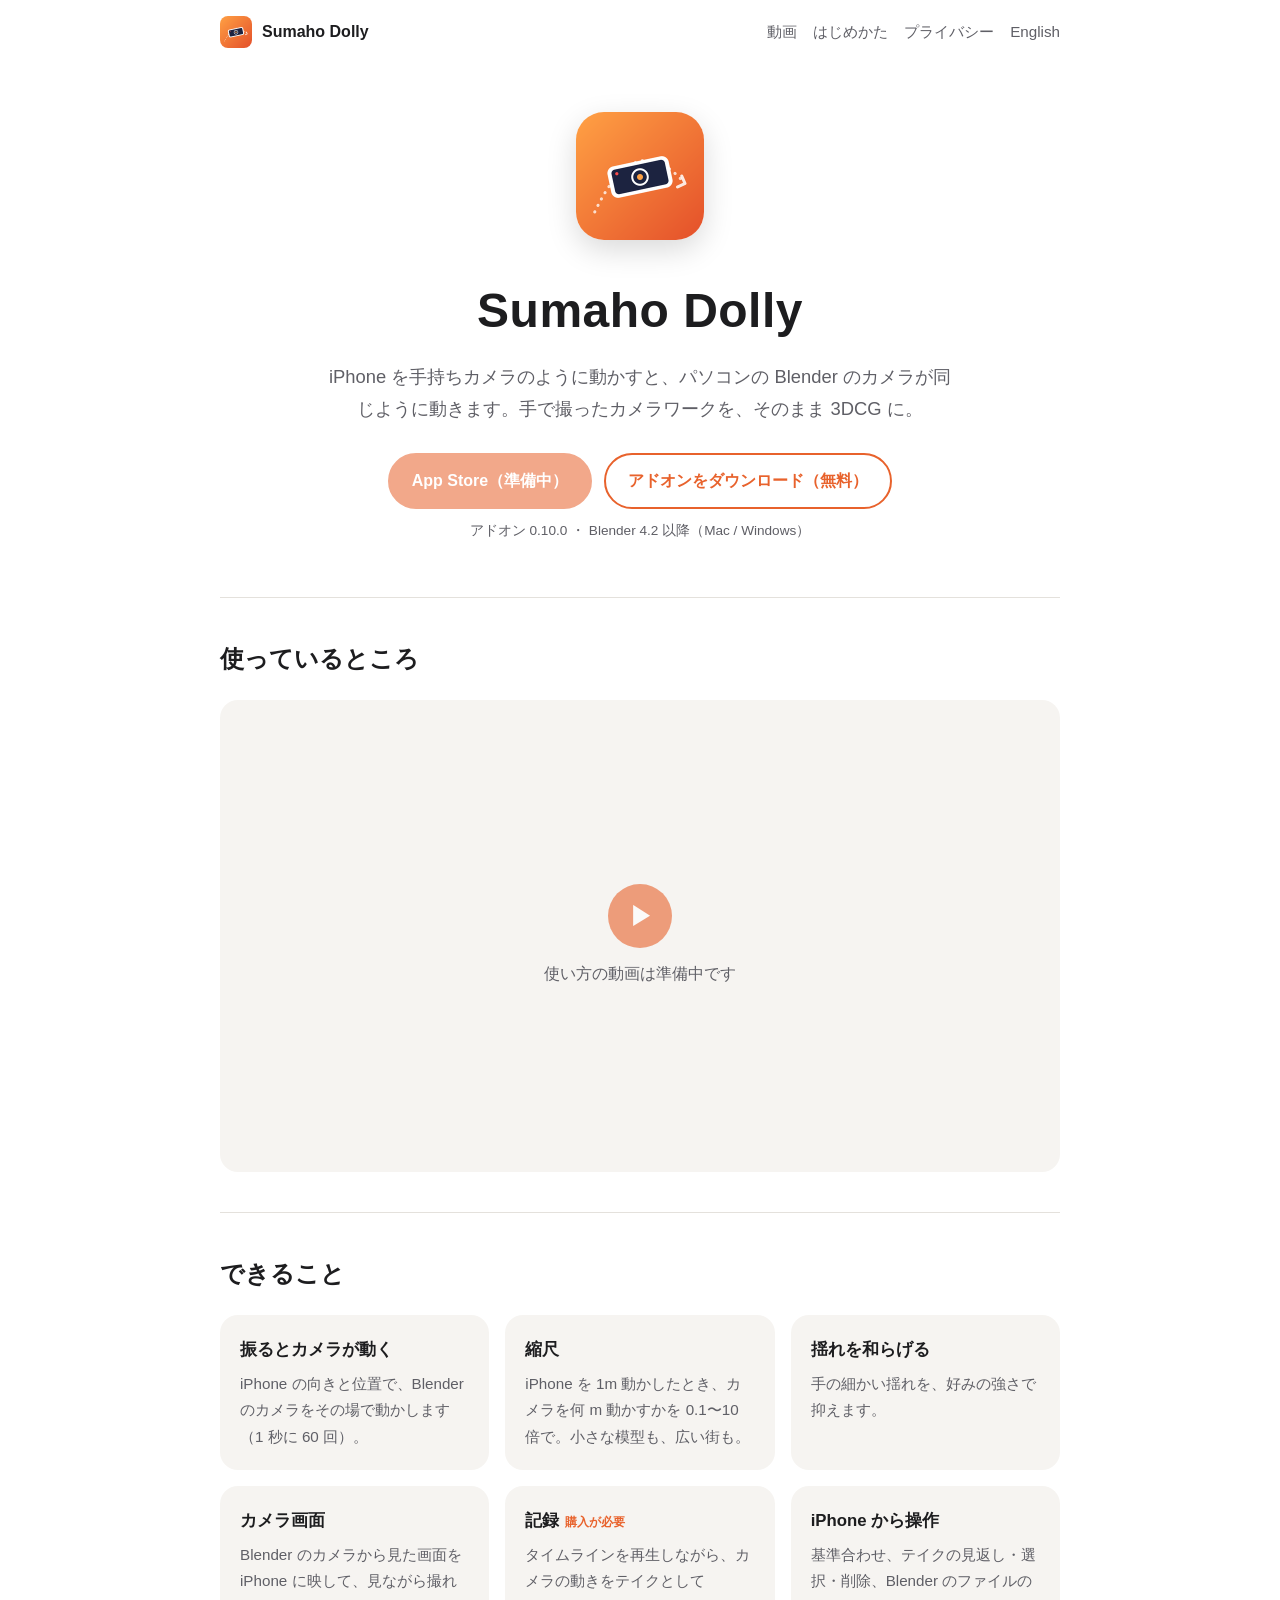
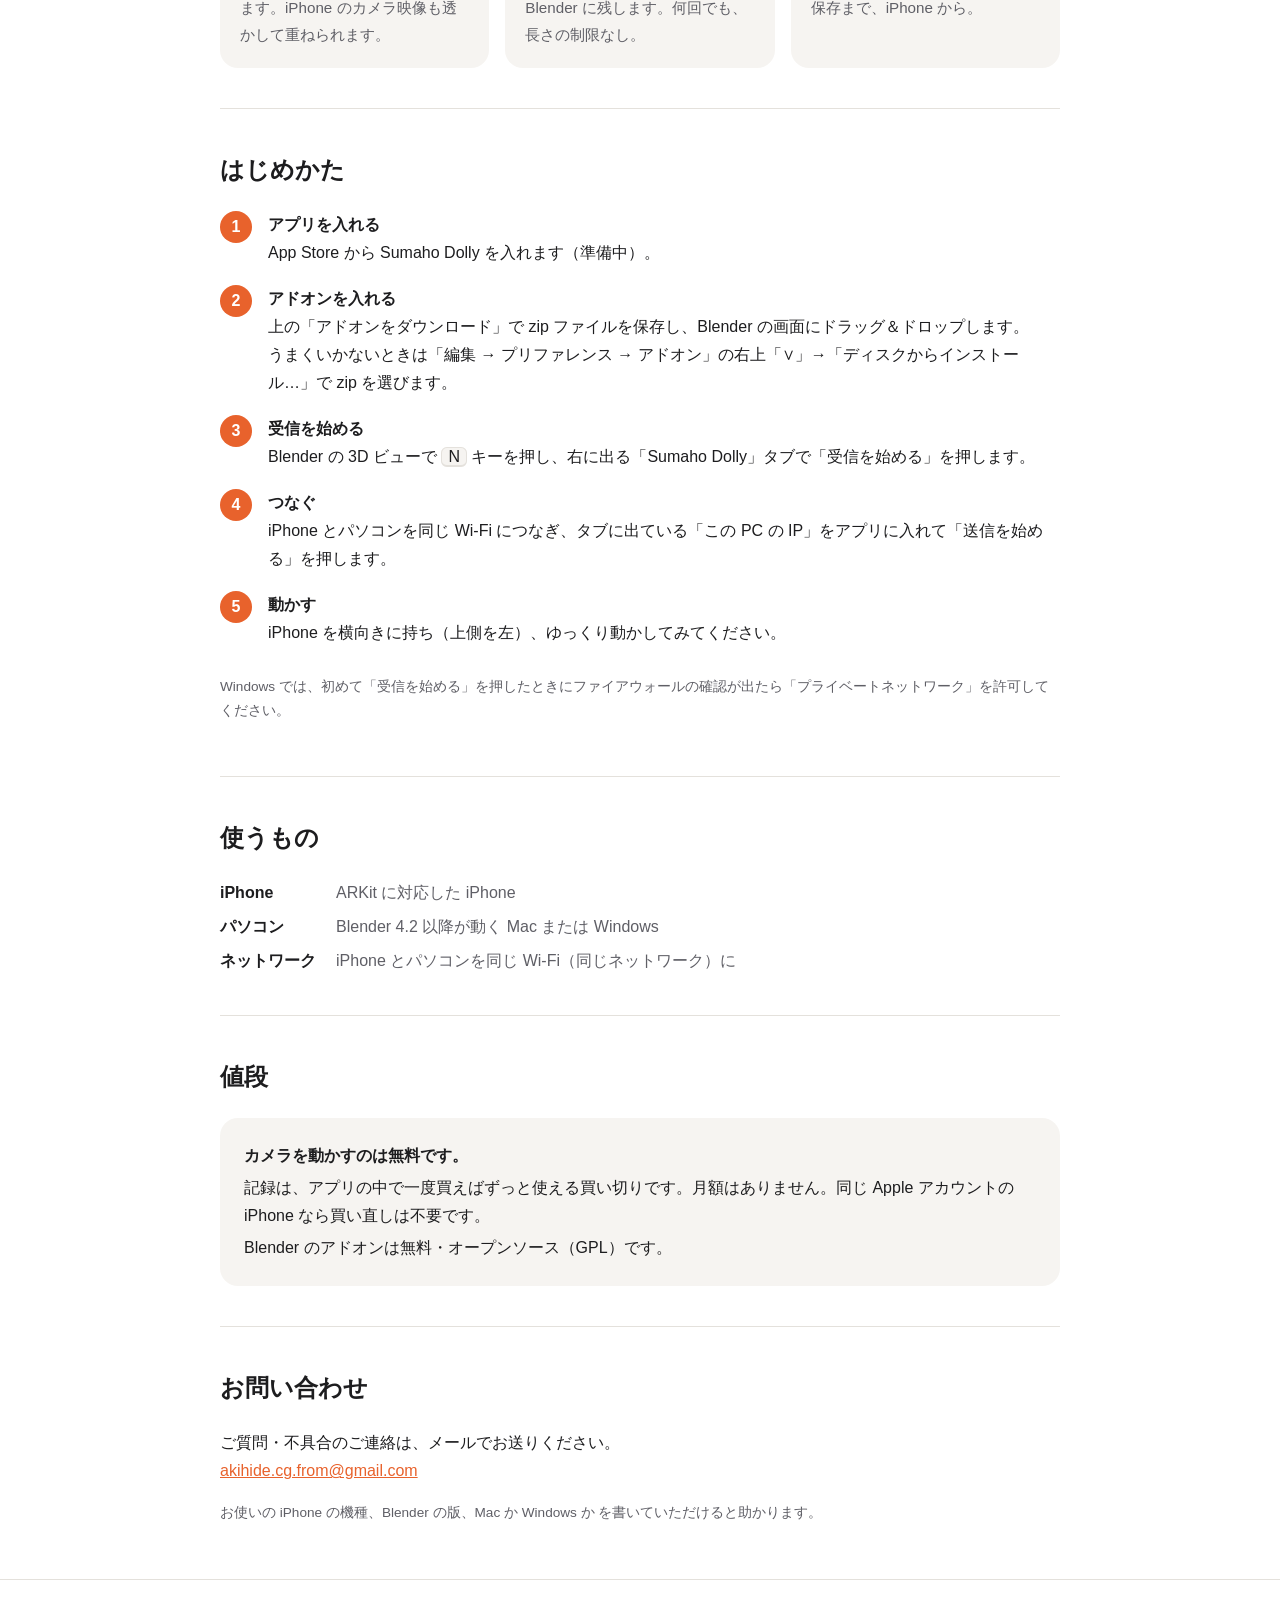
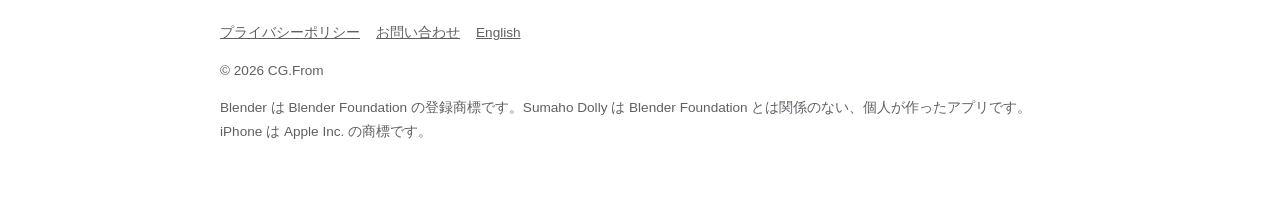
<file: index.html>
<!doctype html>
<html lang="ja">
<head>
<meta charset="utf-8">
<meta name="viewport" content="width=device-width, initial-scale=1">
<title>Sumaho Dolly — スマホが Blender の手持ちカメラになる</title>
<meta name="description" content="iPhone を手持ちカメラのように動かすと、パソコンの Blender のカメラが同じように動き、その動きを記録できるアプリです。">
<link rel="icon" href="img/favicon.png">
<link rel="alternate" hreflang="en" href="en/">
<link rel="stylesheet" href="style.css">
</head>
<body>
<div class="wrap">
  <header class="top">
    <a class="brand" href="./"><img src="img/icon.png" alt="">Sumaho Dolly</a>
    <nav>
      <a href="#video">動画</a>
      <a href="#setup">はじめかた</a>
      <a href="privacy.html">プライバシー</a>
      <a href="en/" hreflang="en" lang="en">English</a>
    </nav>
  </header>

  <div class="hero">
    <img class="icon" src="img/icon.png" alt="Sumaho Dolly のアイコン">
    <h1>Sumaho Dolly</h1>
    <p class="lead">iPhone を手持ちカメラのように動かすと、パソコンの Blender のカメラが同じように動きます。手で撮ったカメラワークを、そのまま 3DCG に。</p>
    <div class="buttons">
      <a class="btn primary disabled" href="#" aria-disabled="true">App Store（準備中）</a>
      <a class="btn secondary" href="download/sumaho_dolly-0.10.0.zip" download>アドオンをダウンロード（無料）</a>
    </div>
    <p class="note">アドオン 0.10.0 ・ Blender 4.2 以降（Mac / Windows）</p>
  </div>

  <section id="video">
    <h2>使っているところ</h2>
    <!-- 動画ができたら、下の div.video の中身を YouTube の埋め込みに置きかえる（CLAUDE.md の「公式ページ」参照） -->
    <div class="video">
      <div class="video-placeholder"><span>▶</span><p>使い方の動画は準備中です</p></div>
    </div>
  </section>

  <section>
    <h2>できること</h2>
    <div class="features">
      <div class="card"><h3>振るとカメラが動く</h3><p>iPhone の向きと位置で、Blender のカメラをその場で動かします（1 秒に 60 回）。</p></div>
      <div class="card"><h3>縮尺</h3><p>iPhone を 1m 動かしたとき、カメラを何 m 動かすかを 0.1〜10 倍で。小さな模型も、広い街も。</p></div>
      <div class="card"><h3>揺れを和らげる</h3><p>手の細かい揺れを、好みの強さで抑えます。</p></div>
      <div class="card"><h3>カメラ画面</h3><p>Blender のカメラから見た画面を iPhone に映して、見ながら撮れます。iPhone のカメラ映像も透かして重ねられます。</p></div>
      <div class="card"><h3>記録<span class="tag">購入が必要</span></h3><p>タイムラインを再生しながら、カメラの動きをテイクとして Blender に残します。何回でも、長さの制限なし。</p></div>
      <div class="card"><h3>iPhone から操作</h3><p>基準合わせ、テイクの見返し・選択・削除、Blender のファイルの保存まで、iPhone から。</p></div>
    </div>
  </section>

  <section id="setup">
    <h2>はじめかた</h2>
    <ol class="steps">
      <li><strong>アプリを入れる</strong>App Store から Sumaho Dolly を入れます（準備中）。</li>
      <li><strong>アドオンを入れる</strong>上の「アドオンをダウンロード」で zip ファイルを保存し、Blender の画面にドラッグ＆ドロップします。<br>うまくいかないときは「編集 → プリファレンス → アドオン」の右上「∨」→「ディスクからインストール…」で zip を選びます。</li>
      <li><strong>受信を始める</strong>Blender の 3D ビューで <kbd>N</kbd> キーを押し、右に出る「Sumaho Dolly」タブで「受信を始める」を押します。</li>
      <li><strong>つなぐ</strong>iPhone とパソコンを同じ Wi-Fi につなぎ、タブに出ている「この PC の IP」をアプリに入れて「送信を始める」を押します。</li>
      <li><strong>動かす</strong>iPhone を横向きに持ち（上側を左）、ゆっくり動かしてみてください。</li>
    </ol>
    <p class="note">Windows では、初めて「受信を始める」を押したときにファイアウォールの確認が出たら「プライベートネットワーク」を許可してください。</p>
  </section>

  <section>
    <h2>使うもの</h2>
    <dl class="req">
      <dt>iPhone</dt><dd>ARKit に対応した iPhone</dd>
      <dt>パソコン</dt><dd>Blender 4.2 以降が動く Mac または Windows</dd>
      <dt>ネットワーク</dt><dd>iPhone とパソコンを同じ Wi-Fi（同じネットワーク）に</dd>
    </dl>
  </section>

  <section>
    <h2>値段</h2>
    <div class="price">
      <p><strong>カメラを動かすのは無料です。</strong></p>
      <p>記録は、アプリの中で一度買えばずっと使える買い切りです。月額はありません。同じ Apple アカウントの iPhone なら買い直しは不要です。</p>
      <p>Blender のアドオンは無料・オープンソース（GPL）です。</p>
    </div>
  </section>

  <section id="contact">
    <h2>お問い合わせ</h2>
    <p>ご質問・不具合のご連絡は、メールでお送りください。<br><a href="mailto:akihide.cg.from@gmail.com">akihide.cg.from@gmail.com</a></p>
    <p class="note">お使いの iPhone の機種、Blender の版、Mac か Windows か を書いていただけると助かります。</p>
  </section>
</div>

<footer>
  <div class="wrap">
    <p class="links"><a href="privacy.html">プライバシーポリシー</a><a href="#contact">お問い合わせ</a><a href="en/" hreflang="en" lang="en">English</a></p>
    <p>© 2026 CG.From</p>
    <p>Blender は Blender Foundation の登録商標です。Sumaho Dolly は Blender Foundation とは関係のない、個人が作ったアプリです。iPhone は Apple Inc. の商標です。</p>
  </div>
</footer>
</body>
</html>
</file>
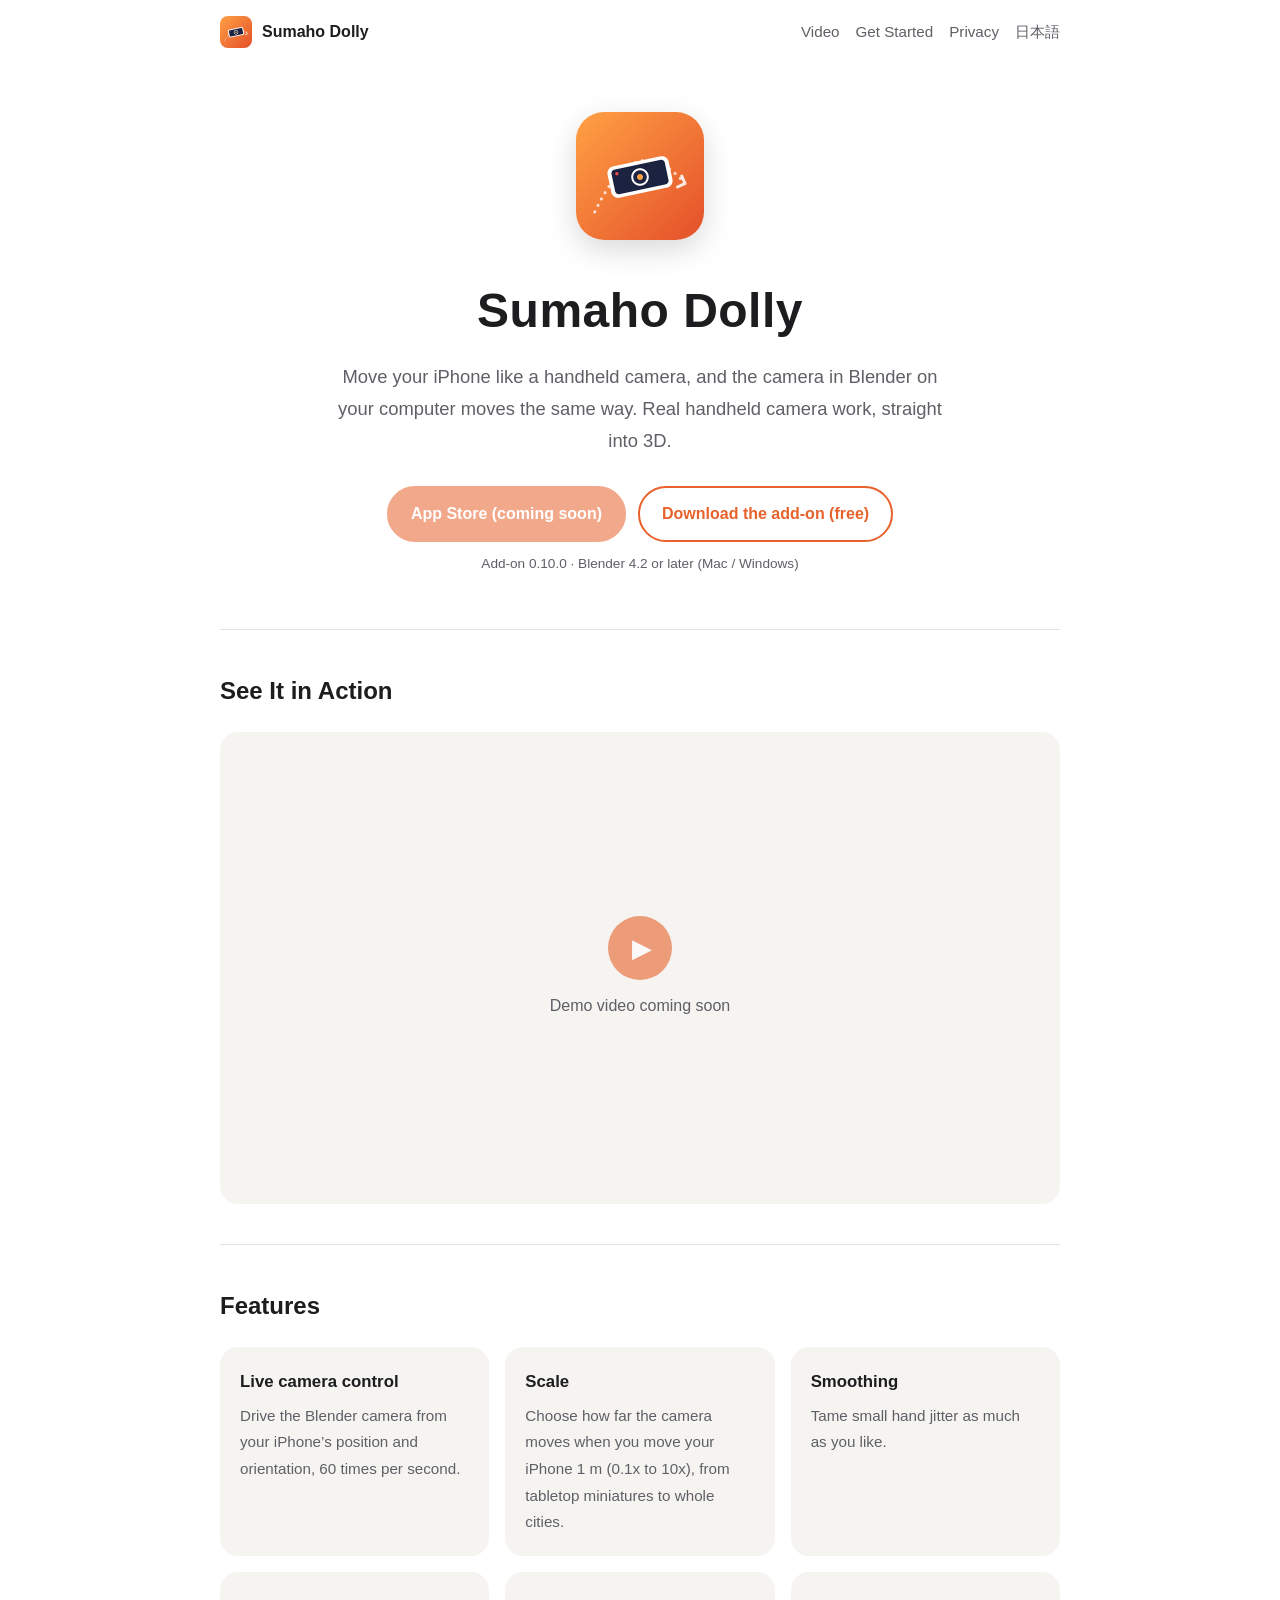
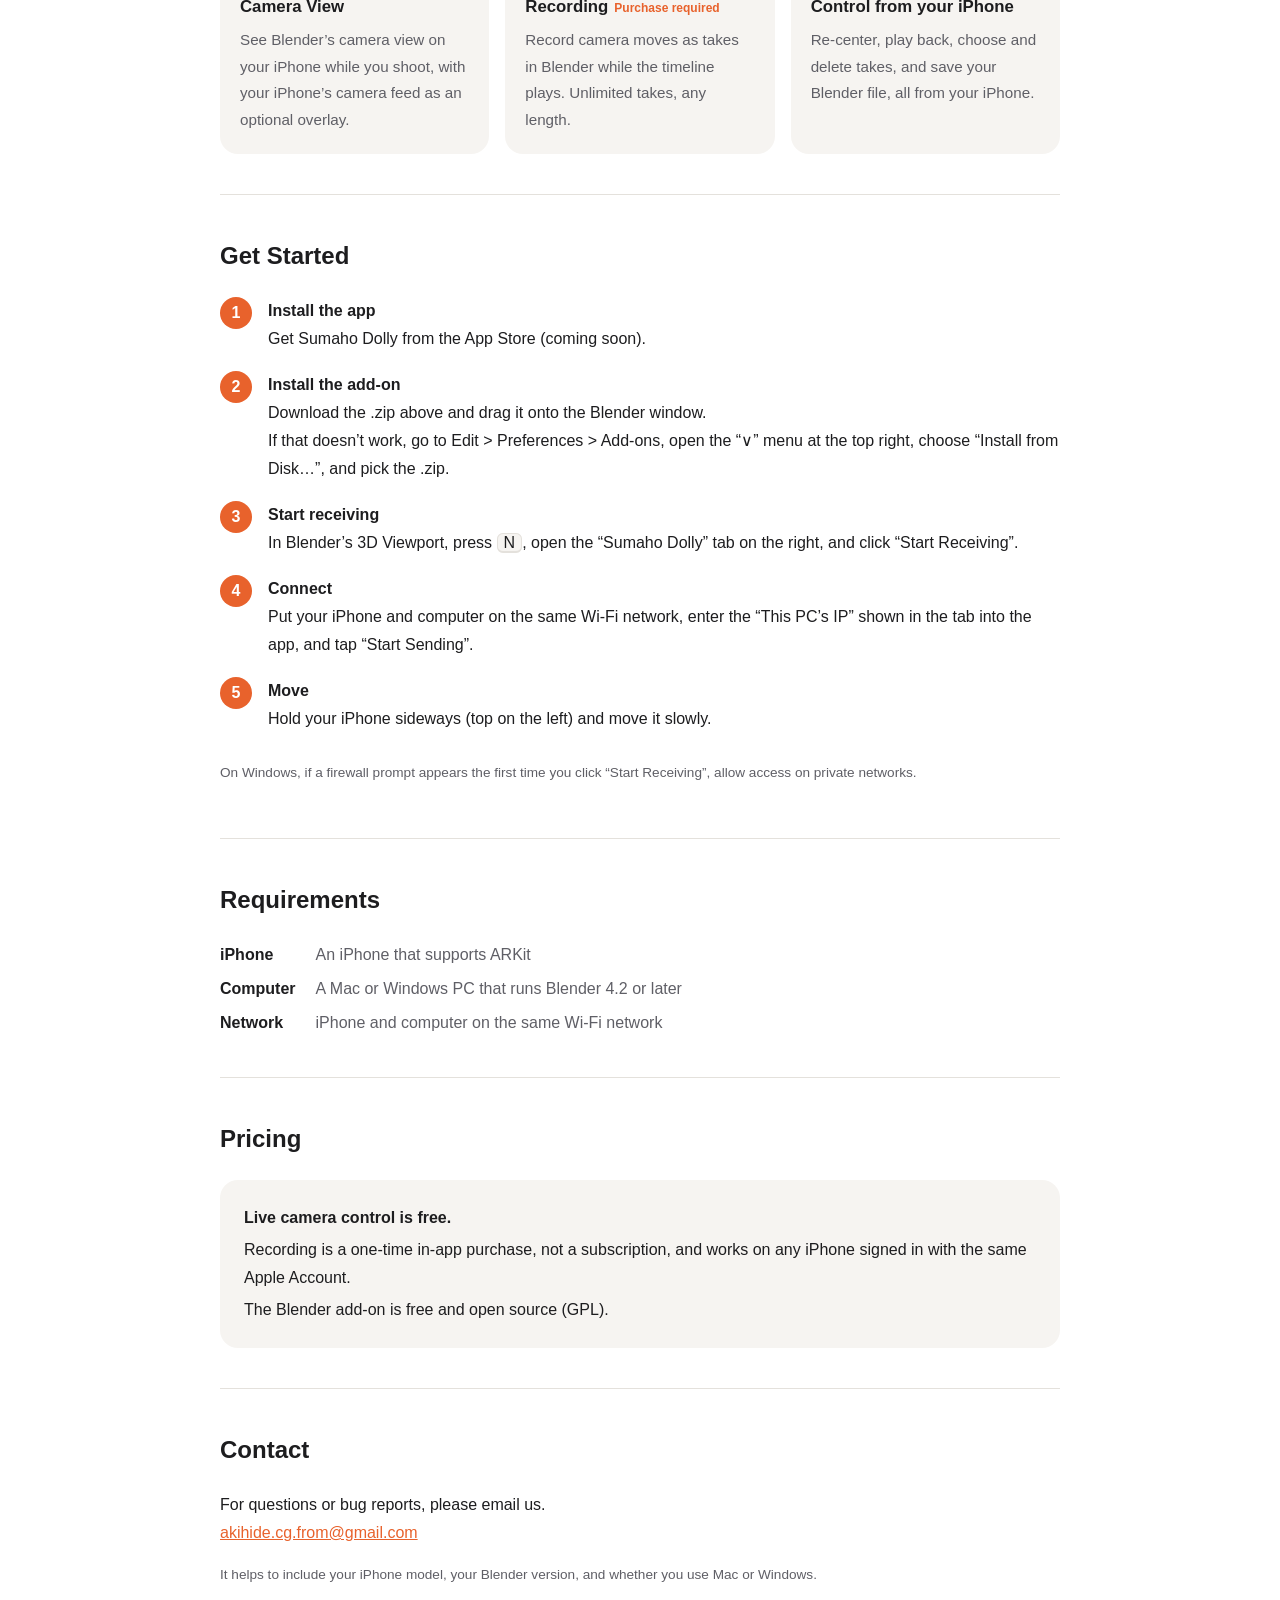
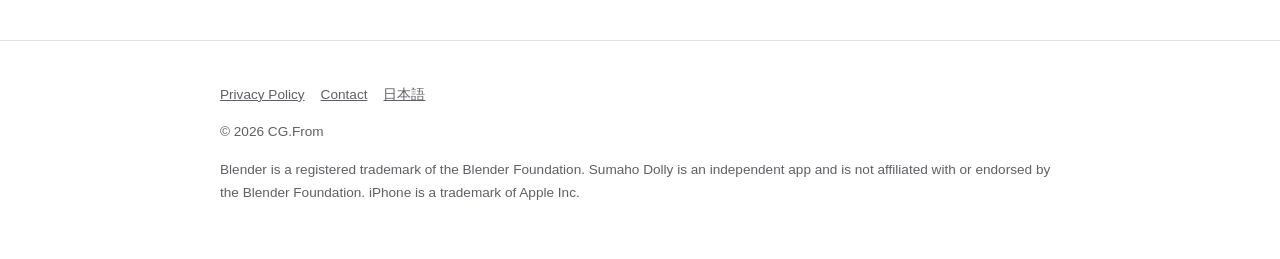
<file: en/index.html>
<!doctype html>
<html lang="en">
<head>
<meta charset="utf-8">
<meta name="viewport" content="width=device-width, initial-scale=1">
<title>Sumaho Dolly — Your iPhone as a handheld camera for Blender</title>
<meta name="description" content="Move your iPhone like a handheld camera and the camera in Blender on your computer follows. Record the motion as takes.">
<link rel="icon" href="../img/favicon.png">
<link rel="alternate" hreflang="ja" href="../">
<link rel="stylesheet" href="../style.css">
</head>
<body>
<div class="wrap">
  <header class="top">
    <a class="brand" href="./"><img src="../img/icon.png" alt="">Sumaho Dolly</a>
    <nav>
      <a href="#video">Video</a>
      <a href="#setup">Get Started</a>
      <a href="privacy.html">Privacy</a>
      <a href="../" hreflang="ja" lang="ja">日本語</a>
    </nav>
  </header>

  <div class="hero">
    <img class="icon" src="../img/icon.png" alt="Sumaho Dolly icon">
    <h1>Sumaho Dolly</h1>
    <p class="lead">Move your iPhone like a handheld camera, and the camera in Blender on your computer moves the same way. Real handheld camera work, straight into 3D.</p>
    <div class="buttons">
      <a class="btn primary disabled" href="#" aria-disabled="true">App Store (coming soon)</a>
      <a class="btn secondary" href="../download/sumaho_dolly-0.10.0.zip" download>Download the add-on (free)</a>
    </div>
    <p class="note">Add-on 0.10.0 · Blender 4.2 or later (Mac / Windows)</p>
  </div>

  <section id="video">
    <h2>See It in Action</h2>
    <!-- When the video is ready, replace the contents of div.video with the YouTube embed (see “公式ページ” in CLAUDE.md) -->
    <div class="video">
      <div class="video-placeholder"><span>▶</span><p>Demo video coming soon</p></div>
    </div>
  </section>

  <section>
    <h2>Features</h2>
    <div class="features">
      <div class="card"><h3>Live camera control</h3><p>Drive the Blender camera from your iPhone’s position and orientation, 60 times per second.</p></div>
      <div class="card"><h3>Scale</h3><p>Choose how far the camera moves when you move your iPhone 1 m (0.1x to 10x), from tabletop miniatures to whole cities.</p></div>
      <div class="card"><h3>Smoothing</h3><p>Tame small hand jitter as much as you like.</p></div>
      <div class="card"><h3>Camera View</h3><p>See Blender’s camera view on your iPhone while you shoot, with your iPhone’s camera feed as an optional overlay.</p></div>
      <div class="card"><h3>Recording<span class="tag">Purchase required</span></h3><p>Record camera moves as takes in Blender while the timeline plays. Unlimited takes, any length.</p></div>
      <div class="card"><h3>Control from your iPhone</h3><p>Re-center, play back, choose and delete takes, and save your Blender file, all from your iPhone.</p></div>
    </div>
  </section>

  <section id="setup">
    <h2>Get Started</h2>
    <ol class="steps">
      <li><strong>Install the app</strong>Get Sumaho Dolly from the App Store (coming soon).</li>
      <li><strong>Install the add-on</strong>Download the .zip above and drag it onto the Blender window.<br>If that doesn’t work, go to Edit &gt; Preferences &gt; Add-ons, open the “∨” menu at the top right, choose “Install from Disk…”, and pick the .zip.</li>
      <li><strong>Start receiving</strong>In Blender’s 3D Viewport, press <kbd>N</kbd>, open the “Sumaho Dolly” tab on the right, and click “Start Receiving”.</li>
      <li><strong>Connect</strong>Put your iPhone and computer on the same Wi-Fi network, enter the “This PC’s IP” shown in the tab into the app, and tap “Start Sending”.</li>
      <li><strong>Move</strong>Hold your iPhone sideways (top on the left) and move it slowly.</li>
    </ol>
    <p class="note">On Windows, if a firewall prompt appears the first time you click “Start Receiving”, allow access on private networks.</p>
  </section>

  <section>
    <h2>Requirements</h2>
    <dl class="req">
      <dt>iPhone</dt><dd>An iPhone that supports ARKit</dd>
      <dt>Computer</dt><dd>A Mac or Windows PC that runs Blender 4.2 or later</dd>
      <dt>Network</dt><dd>iPhone and computer on the same Wi-Fi network</dd>
    </dl>
  </section>

  <section>
    <h2>Pricing</h2>
    <div class="price">
      <p><strong>Live camera control is free.</strong></p>
      <p>Recording is a one-time in-app purchase, not a subscription, and works on any iPhone signed in with the same Apple Account.</p>
      <p>The Blender add-on is free and open source (GPL).</p>
    </div>
  </section>

  <section id="contact">
    <h2>Contact</h2>
    <p>For questions or bug reports, please email us.<br><a href="mailto:akihide.cg.from@gmail.com">akihide.cg.from@gmail.com</a></p>
    <p class="note">It helps to include your iPhone model, your Blender version, and whether you use Mac or Windows.</p>
  </section>
</div>

<footer>
  <div class="wrap">
    <p class="links"><a href="privacy.html">Privacy Policy</a><a href="#contact">Contact</a><a href="../" hreflang="ja" lang="ja">日本語</a></p>
    <p>© 2026 CG.From</p>
    <p>Blender is a registered trademark of the Blender Foundation. Sumaho Dolly is an independent app and is not affiliated with or endorsed by the Blender Foundation. iPhone is a trademark of Apple Inc.</p>
  </div>
</footer>
</body>
</html>
</file>
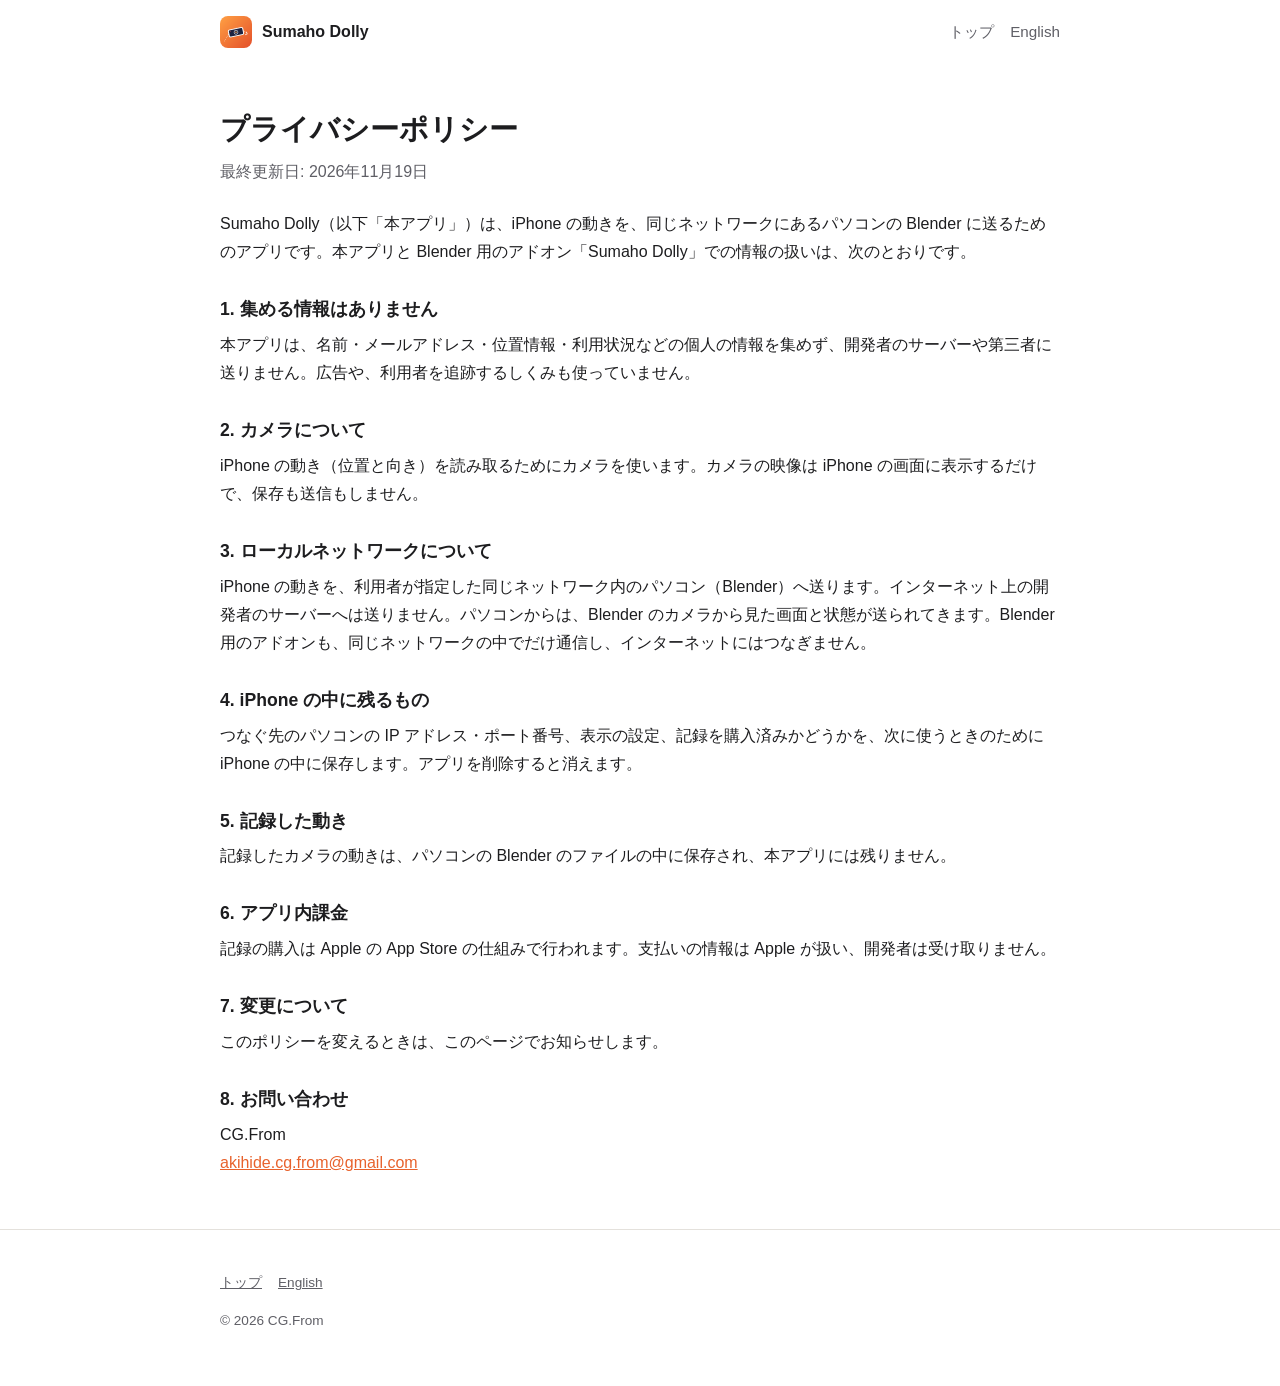
<file: privacy.html>
<!doctype html>
<html lang="ja">
<head>
<meta charset="utf-8">
<meta name="viewport" content="width=device-width, initial-scale=1">
<title>プライバシーポリシー — Sumaho Dolly</title>
<link rel="icon" href="img/favicon.png">
<link rel="alternate" hreflang="en" href="en/privacy.html">
<link rel="stylesheet" href="style.css">
</head>
<body>
<div class="wrap">
  <header class="top">
    <a class="brand" href="./"><img src="img/icon.png" alt="">Sumaho Dolly</a>
    <nav>
      <a href="./">トップ</a>
      <a href="en/privacy.html" hreflang="en" lang="en">English</a>
    </nav>
  </header>

  <article class="doc">
    <h1>プライバシーポリシー</h1>
    <p class="updated">最終更新日: 2026年11月19日</p>

    <p>Sumaho Dolly（以下「本アプリ」）は、iPhone の動きを、同じネットワークにあるパソコンの Blender に送るためのアプリです。本アプリと Blender 用のアドオン「Sumaho Dolly」での情報の扱いは、次のとおりです。</p>

    <h2>1. 集める情報はありません</h2>
    <p>本アプリは、名前・メールアドレス・位置情報・利用状況などの個人の情報を集めず、開発者のサーバーや第三者に送りません。広告や、利用者を追跡するしくみも使っていません。</p>

    <h2>2. カメラについて</h2>
    <p>iPhone の動き（位置と向き）を読み取るためにカメラを使います。カメラの映像は iPhone の画面に表示するだけで、保存も送信もしません。</p>

    <h2>3. ローカルネットワークについて</h2>
    <p>iPhone の動きを、利用者が指定した同じネットワーク内のパソコン（Blender）へ送ります。インターネット上の開発者のサーバーへは送りません。パソコンからは、Blender のカメラから見た画面と状態が送られてきます。Blender 用のアドオンも、同じネットワークの中でだけ通信し、インターネットにはつなぎません。</p>

    <h2>4. iPhone の中に残るもの</h2>
    <p>つなぐ先のパソコンの IP アドレス・ポート番号、表示の設定、記録を購入済みかどうかを、次に使うときのために iPhone の中に保存します。アプリを削除すると消えます。</p>

    <h2>5. 記録した動き</h2>
    <p>記録したカメラの動きは、パソコンの Blender のファイルの中に保存され、本アプリには残りません。</p>

    <h2>6. アプリ内課金</h2>
    <p>記録の購入は Apple の App Store の仕組みで行われます。支払いの情報は Apple が扱い、開発者は受け取りません。</p>

    <h2>7. 変更について</h2>
    <p>このポリシーを変えるときは、このページでお知らせします。</p>

    <h2>8. お問い合わせ</h2>
    <p>CG.From<br><a href="mailto:akihide.cg.from@gmail.com">akihide.cg.from@gmail.com</a></p>
  </article>
</div>

<footer>
  <div class="wrap">
    <p class="links"><a href="./">トップ</a><a href="en/privacy.html" hreflang="en" lang="en">English</a></p>
    <p>© 2026 CG.From</p>
  </div>
</footer>
</body>
</html>
</file>
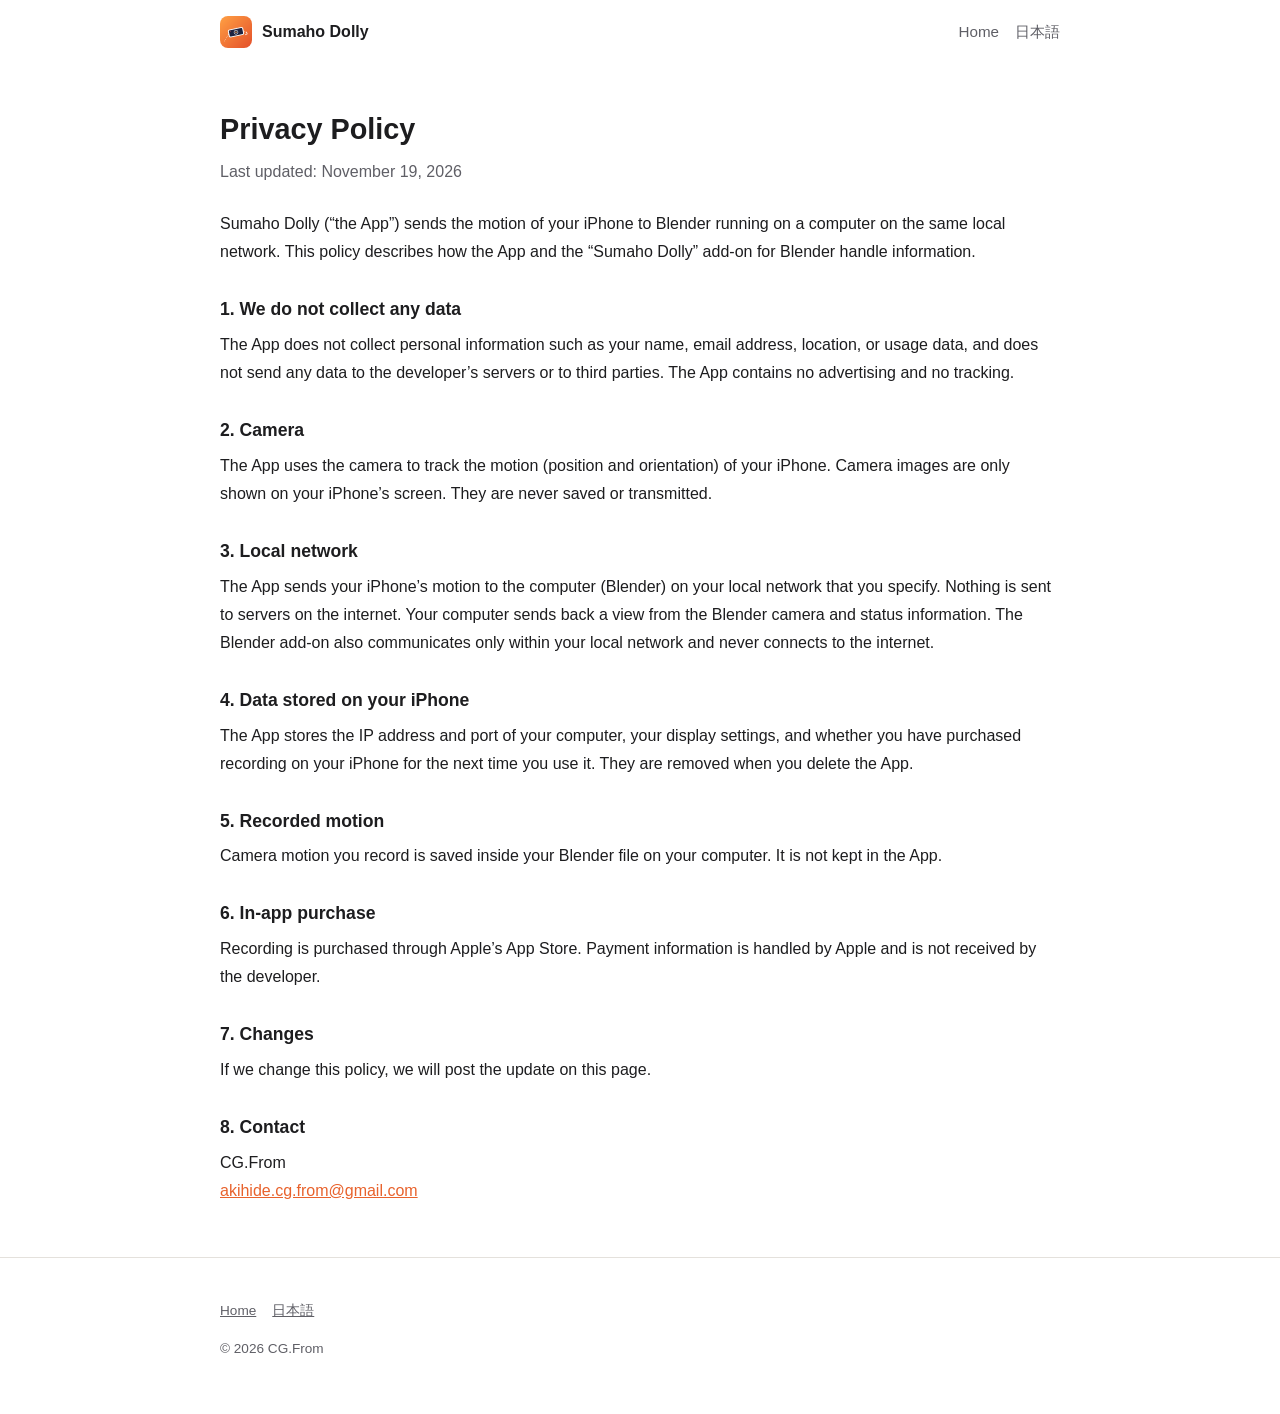
<file: en/privacy.html>
<!doctype html>
<html lang="en">
<head>
<meta charset="utf-8">
<meta name="viewport" content="width=device-width, initial-scale=1">
<title>Privacy Policy — Sumaho Dolly</title>
<link rel="icon" href="../img/favicon.png">
<link rel="alternate" hreflang="ja" href="../privacy.html">
<link rel="stylesheet" href="../style.css">
</head>
<body>
<div class="wrap">
  <header class="top">
    <a class="brand" href="./"><img src="../img/icon.png" alt="">Sumaho Dolly</a>
    <nav>
      <a href="./">Home</a>
      <a href="../privacy.html" hreflang="ja" lang="ja">日本語</a>
    </nav>
  </header>

  <article class="doc">
    <h1>Privacy Policy</h1>
    <p class="updated">Last updated: November 19, 2026</p>

    <p>Sumaho Dolly (“the App”) sends the motion of your iPhone to Blender running on a computer on the same local network. This policy describes how the App and the “Sumaho Dolly” add-on for Blender handle information.</p>

    <h2>1. We do not collect any data</h2>
    <p>The App does not collect personal information such as your name, email address, location, or usage data, and does not send any data to the developer’s servers or to third parties. The App contains no advertising and no tracking.</p>

    <h2>2. Camera</h2>
    <p>The App uses the camera to track the motion (position and orientation) of your iPhone. Camera images are only shown on your iPhone’s screen. They are never saved or transmitted.</p>

    <h2>3. Local network</h2>
    <p>The App sends your iPhone’s motion to the computer (Blender) on your local network that you specify. Nothing is sent to servers on the internet. Your computer sends back a view from the Blender camera and status information. The Blender add-on also communicates only within your local network and never connects to the internet.</p>

    <h2>4. Data stored on your iPhone</h2>
    <p>The App stores the IP address and port of your computer, your display settings, and whether you have purchased recording on your iPhone for the next time you use it. They are removed when you delete the App.</p>

    <h2>5. Recorded motion</h2>
    <p>Camera motion you record is saved inside your Blender file on your computer. It is not kept in the App.</p>

    <h2>6. In-app purchase</h2>
    <p>Recording is purchased through Apple’s App Store. Payment information is handled by Apple and is not received by the developer.</p>

    <h2>7. Changes</h2>
    <p>If we change this policy, we will post the update on this page.</p>

    <h2>8. Contact</h2>
    <p>CG.From<br><a href="mailto:akihide.cg.from@gmail.com">akihide.cg.from@gmail.com</a></p>
  </article>
</div>

<footer>
  <div class="wrap">
    <p class="links"><a href="./">Home</a><a href="../privacy.html" hreflang="ja" lang="ja">日本語</a></p>
    <p>© 2026 CG.From</p>
  </div>
</footer>
</body>
</html>
</file>
<file: style.css>
/* Sumaho Dolly 公式ページ（GitHub Pages）。色はアプリのアイコン（オレンジ）に合わせる。 */
:root {
  --bg: #ffffff;
  --bg-soft: #f6f4f1;
  --text: #1d1d1f;
  --text-soft: #5f5f66;
  --line: #e4e1dc;
  --accent: #e8622c;
  --accent-text: #ffffff;
  --radius: 18px;
}
@media (prefers-color-scheme: dark) {
  :root {
    --bg: #141416;
    --bg-soft: #1e1e22;
    --text: #f2f2f4;
    --text-soft: #a8a8b0;
    --line: #2e2e34;
    --accent: #ff8a4a;
    --accent-text: #141416;
  }
}
* { box-sizing: border-box; }
html { -webkit-text-size-adjust: 100%; }
body {
  margin: 0;
  background: var(--bg);
  color: var(--text);
  font-family: -apple-system, BlinkMacSystemFont, "Hiragino Sans", "Hiragino Kaku Gothic ProN", "Noto Sans JP", "Segoe UI", Meiryo, sans-serif;
  line-height: 1.75;
}
a { color: var(--accent); }
.wrap { max-width: 880px; margin: 0 auto; padding: 0 20px; }

header.top {
  display: flex; align-items: center; justify-content: space-between;
  padding: 16px 0;
}
header.top .brand { display: flex; align-items: center; gap: 10px; font-weight: 700; color: var(--text); text-decoration: none; }
header.top .brand img { width: 32px; height: 32px; border-radius: 8px; }
header.top nav a { margin-left: 16px; color: var(--text-soft); text-decoration: none; font-size: 0.95rem; }
header.top nav a:hover { color: var(--text); }

.hero { text-align: center; padding: 48px 0 40px; }
.hero img.icon { width: 128px; height: 128px; border-radius: 28px; box-shadow: 0 10px 30px rgba(0,0,0,0.15); }
.hero h1 { font-size: clamp(2rem, 6vw, 3rem); margin: 20px 0 8px; letter-spacing: 0.01em; }
.hero p.lead { font-size: 1.15rem; color: var(--text-soft); margin: 0 auto 28px; max-width: 34em; }
.buttons { display: flex; gap: 12px; justify-content: center; flex-wrap: wrap; }
.btn {
  display: inline-block; padding: 12px 22px; border-radius: 999px;
  font-weight: 700; text-decoration: none; border: 2px solid var(--accent);
}
.btn.primary { background: var(--accent); color: var(--accent-text); }
.btn.secondary { color: var(--accent); background: transparent; }
.btn.disabled { opacity: 0.55; pointer-events: none; }
.note { font-size: 0.85rem; color: var(--text-soft); margin-top: 10px; }

section { padding: 40px 0; border-top: 1px solid var(--line); }
section h2 { font-size: 1.5rem; margin: 0 0 20px; }

.features { display: grid; grid-template-columns: repeat(auto-fit, minmax(240px, 1fr)); gap: 16px; }
.card { background: var(--bg-soft); border-radius: var(--radius); padding: 20px; }
.card h3 { margin: 0 0 6px; font-size: 1.05rem; }
.card p { margin: 0; color: var(--text-soft); font-size: 0.95rem; }
.card .tag { display: inline-block; font-size: 0.75rem; font-weight: 700; color: var(--accent); margin-left: 6px; }

ol.steps { list-style: none; padding: 0; margin: 0; counter-reset: step; }
ol.steps li { counter-increment: step; position: relative; padding: 0 0 18px 48px; }
ol.steps li::before {
  content: counter(step);
  position: absolute; left: 0; top: 0;
  width: 32px; height: 32px; border-radius: 50%;
  background: var(--accent); color: var(--accent-text);
  font-weight: 700; display: flex; align-items: center; justify-content: center;
}
ol.steps strong { display: block; }
kbd { font-family: inherit; border: 1px solid var(--line); border-bottom-width: 2px; border-radius: 6px; padding: 0 6px; background: var(--bg-soft); }

dl.req { display: grid; grid-template-columns: max-content 1fr; gap: 6px 20px; margin: 0; }
dl.req dt { font-weight: 700; }
dl.req dd { margin: 0; color: var(--text-soft); }

.price { background: var(--bg-soft); border-radius: var(--radius); padding: 20px 24px; }
.price p { margin: 4px 0; }

footer { border-top: 1px solid var(--line); padding: 28px 0 40px; font-size: 0.85rem; color: var(--text-soft); }
footer a { color: var(--text-soft); }
footer .links a { margin-right: 16px; }

/* プライバシーポリシーなど、文章だけのページ */
article.doc { padding: 24px 0 40px; }
article.doc h1 { font-size: 1.8rem; margin: 16px 0 4px; }
article.doc .updated { color: var(--text-soft); margin: 0 0 24px; }
article.doc h2 { font-size: 1.1rem; margin: 28px 0 6px; }
article.doc p { margin: 0 0 12px; }

/* 使い方の動画（16:9）。YouTube の埋め込み（iframe）か、準備中の表示を入れる */
.video { position: relative; aspect-ratio: 16 / 9; border-radius: var(--radius); overflow: hidden; background: var(--bg-soft); }
.video iframe, .video video { position: absolute; inset: 0; width: 100%; height: 100%; border: 0; }
.video-placeholder { position: absolute; inset: 0; display: flex; flex-direction: column; align-items: center; justify-content: center; color: var(--text-soft); }
.video-placeholder span { width: 64px; height: 64px; border-radius: 50%; background: var(--accent); color: var(--accent-text); display: flex; align-items: center; justify-content: center; font-size: 1.6rem; padding-left: 4px; opacity: 0.6; }
.video-placeholder p { margin: 12px 0 0; }

header.top .brand, header.top nav a { white-space: nowrap; }
header.top nav { display: flex; flex-wrap: nowrap; }
@media (max-width: 560px) {
  header.top nav a { margin-left: 12px; font-size: 0.9rem; }
  header.top nav a[href="#setup"], header.top nav a[href="#video"] { display: none; }
  dl.req { grid-template-columns: 1fr; }
  dl.req dd { margin-bottom: 8px; }
}
</file>
